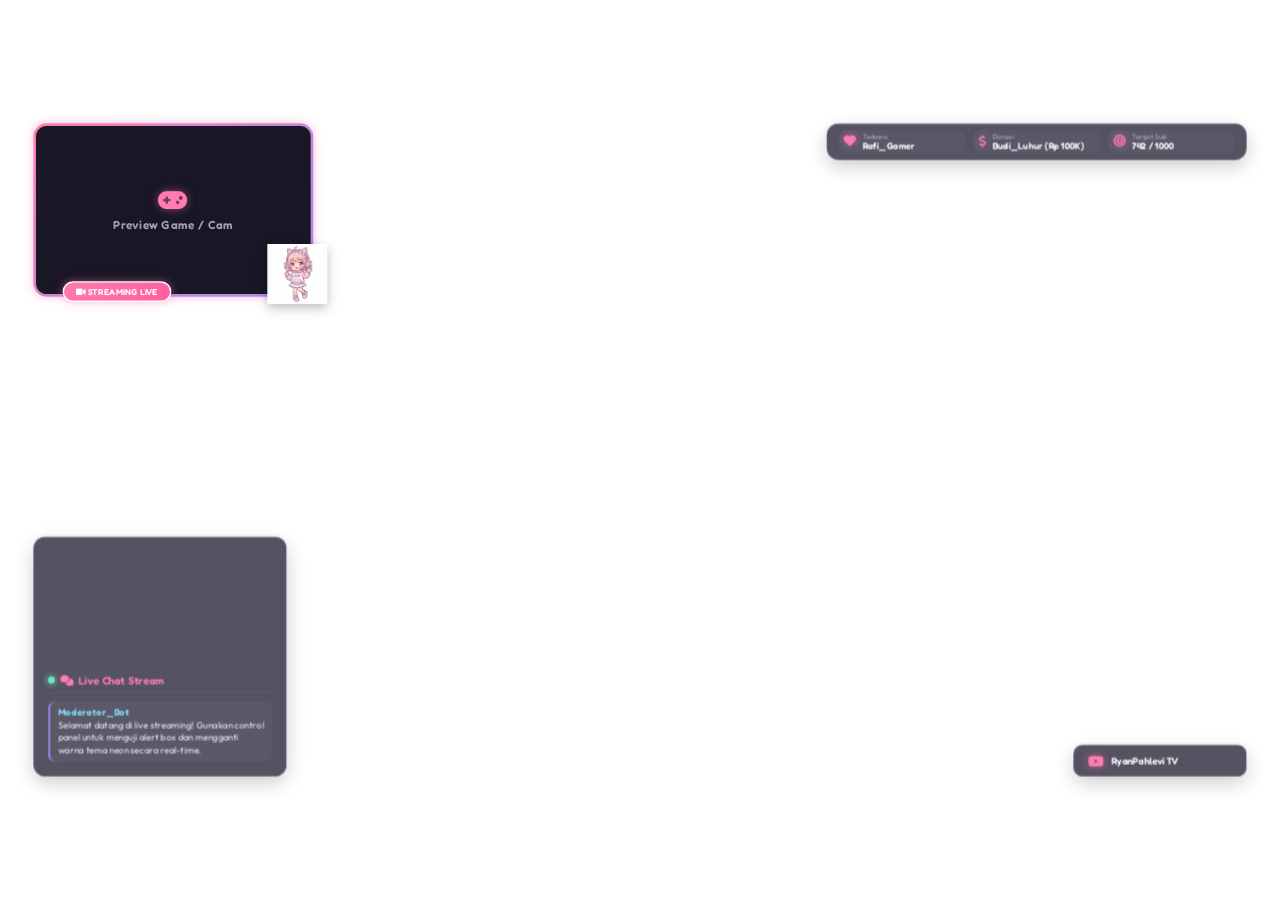
<file: index.html>
<!DOCTYPE html>
<html lang="id">
<head>
    <meta charset="UTF-8">
    <meta name="viewport" content="width=device-width, initial-scale=1.0">
    <title>Stream Overlay Canvas</title>
    <!-- FontAwesome for Gaming & Social Icons -->
    <link rel="stylesheet" href="https://cdnjs.cloudflare.com/ajax/libs/font-awesome/6.4.0/css/all.min.css">
    <link rel="stylesheet" href="style.css">
</head>
<body>

    <!-- 1920x1080 Full HD Streaming Overlay Canvas -->
    <div class="overlay-canvas">
        
        <!-- 1. Webcam Frame (Positioned Top Left) -->
        <div class="webcam-container">
            <div class="webcam-inner">
                <!-- Visual feedback when testing in normal browsers -->
                <div class="webcam-placeholder">
                    <i class="fa-solid fa-gamepad"></i>
                    <span>Preview Game / Cam</span>
                </div>
                <!-- Label that updates dynamically from control panel -->
                <div class="webcam-label" id="webcamLabel">
                    <i class="fa-solid fa-video"></i> STREAMING LIVE
                </div>
                <!-- Cute 2D Anime Chibi Mascot -->
                <div class="anime-mascot"></div>
            </div>
        </div>

        <!-- 2. Alert Notification Box (Centered at Top, slides down on trigger) -->
        <div class="alert-box glass-panel" id="alertBox">
            <i class="fa-solid fa-star alert-icon" id="alertIcon"></i>
            <div class="alert-content">
                <div class="alert-title" id="alertTitle">Pemberitahuan</div>
                <div class="alert-message" id="alertMessage">Menunggu aktivitas baru...</div>
            </div>
        </div>

        <!-- 3. Stream Status/Stats Bar (Positioned Top Right) -->
        <div class="stats-bar glass-panel">
            <!-- Latest Subscriber -->
            <div class="stat-item">
                <i class="fa-solid fa-heart stat-icon"></i>
                <div class="stat-details">
                    <span class="stat-label">Terbaru</span>
                    <span class="stat-value" id="subValue">Rafi_Gamer</span>
                </div>
            </div>
            <!-- Top Donation -->
            <div class="stat-item">
                <i class="fa-solid fa-dollar-sign stat-icon"></i>
                <div class="stat-details">
                    <span class="stat-label">Donasi</span>
                    <span class="stat-value" id="donationValue">Budi_Luhur (Rp 100K)</span>
                </div>
            </div>
            <!-- Sub Goal Progress -->
            <div class="stat-item">
                <i class="fa-solid fa-bullseye stat-icon"></i>
                <div class="stat-details">
                    <span class="stat-label">Target Sub</span>
                    <span class="stat-value" id="goalValue">742 / 1000</span>
                </div>
            </div>
        </div>

        <!-- 4. Glassmorphic Chatbox (Positioned Bottom Left) -->
        <div class="chatbox-container glass-panel">
            <div class="chatbox-header">
                <div class="chat-dot"></div>
                <i class="fa-solid fa-comments"></i> Live Chat Stream
            </div>
            <div class="chat-messages" id="chatMessages">
                <!-- Dynamically populated or simulated chats appear here -->
                <div class="chat-item">
                    <span class="chat-username user-color-2">Moderator_Bot</span>
                    <span class="chat-message">Selamat datang di live streaming! Gunakan control panel untuk menguji alert box dan mengganti warna tema neon secara real-time.</span>
                </div>
            </div>
        </div>

        <!-- 5. Rotating Social Media handles (Positioned Bottom Right) -->
        <div class="social-rotator glass-panel">
            <!-- Youtube Slide -->
            <div class="social-slide active">
                <i class="fa-brands fa-youtube social-icon"></i>
                <span class="social-handle" id="ytHandle">RyanPahlevi TV</span>
            </div>
            <!-- Instagram Slide -->
            <div class="social-slide">
                <i class="fa-brands fa-instagram social-icon"></i>
                <span class="social-handle" id="igHandle">@ryan_pahlevi</span>
            </div>
            <!-- TikTok Slide -->
            <div class="social-slide">
                <i class="fa-brands fa-tiktok social-icon"></i>
                <span class="social-handle">@ryan_pahlevi.stream</span>
            </div>
        </div>

    </div>

    <!-- Real-time Synchronization Script -->
    <script src="script.js"></script>
</body>
</html>
</file>
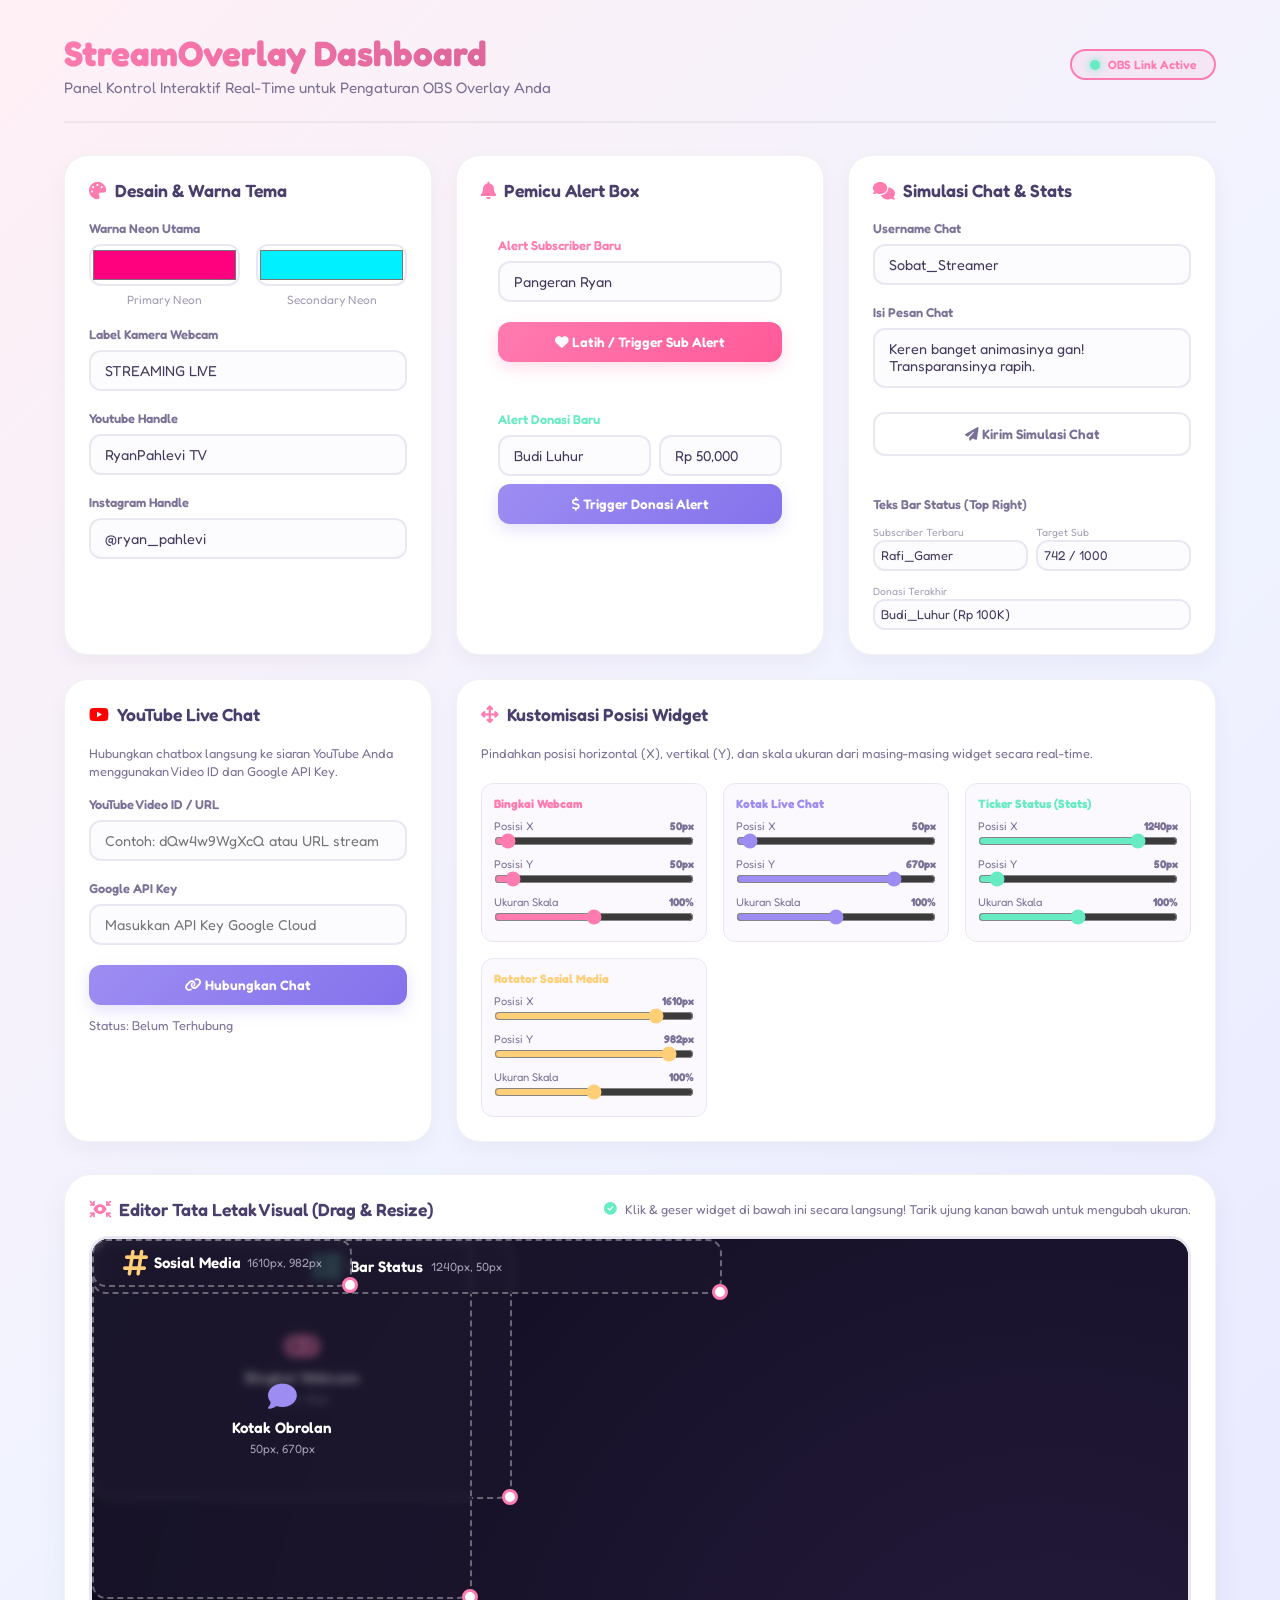
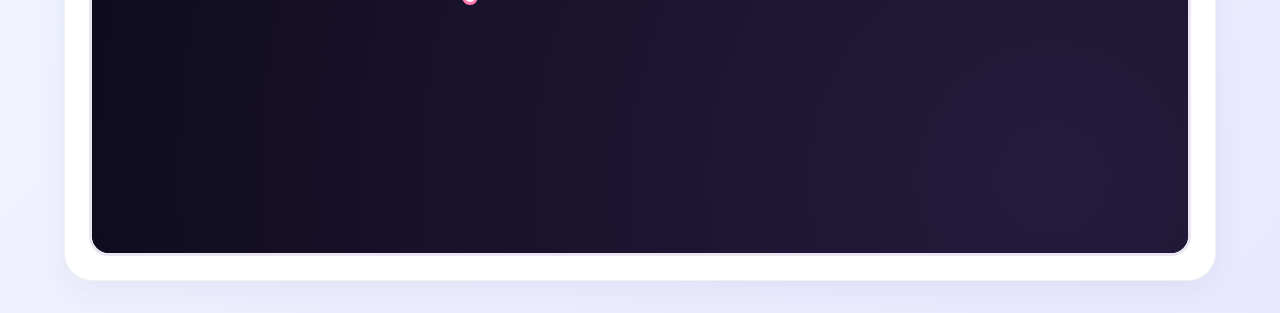
<file: control.html>
<!DOCTYPE html>
<html lang="id">
<head>
    <meta charset="UTF-8">
    <meta name="viewport" content="width=device-width, initial-scale=1.0">
    <title>Stream Overlay Control Panel</title>
    <!-- FontAwesome Icons -->
    <link rel="stylesheet" href="https://cdnjs.cloudflare.com/ajax/libs/font-awesome/6.4.0/css/all.min.css">
    <link rel="stylesheet" href="style.css">
</head>
<body class="control-page">

    <div class="dashboard-container">
        
        <!-- Header -->
        <header class="dashboard-header">
            <div class="dashboard-title">
                <h1>StreamOverlay Dashboard</h1>
                <p>Panel Kontrol Interaktif Real-Time untuk Pengaturan OBS Overlay Anda</p>
            </div>
            <!-- Status indicator -->
            <div class="status-badge">
                <div class="chat-dot"></div>
                OBS Link Active
            </div>
        </header>

        <!-- Main Configuration Panels (3-Column Layout) -->
        <div class="grid-3">
            
            <!-- Panel 1: Theme & Identity Settings -->
            <div class="panel-card glass-panel">
                <h2 class="panel-card-title">
                    <i class="fa-solid fa-palette"></i> Desain & Warna Tema
                </h2>
                
                <div class="form-group">
                    <label class="form-label">Warna Neon Utama</label>
                    <div class="color-pickers">
                        <div class="color-picker-wrapper">
                            <input type="color" id="primaryColor" class="color-picker-input" value="#ff007f">
                            <span style="font-size: 0.75rem; text-align: center; color: var(--color-text-muted);">Primary Neon</span>
                        </div>
                        <div class="color-picker-wrapper">
                            <input type="color" id="secondaryColor" class="color-picker-input" value="#00f0ff">
                            <span style="font-size: 0.75rem; text-align: center; color: var(--color-text-muted);">Secondary Neon</span>
                        </div>
                    </div>
                </div>

                <form id="labelsForm" onsubmit="event.preventDefault();">
                    <div class="form-group">
                        <label class="form-label" for="webcamText">Label Kamera Webcam</label>
                        <input type="text" id="webcamText" class="form-input" value="STREAMING LIVE">
                    </div>
                    <div class="form-group">
                        <label class="form-label" for="ytHandleInput">Youtube Handle</label>
                        <input type="text" id="ytHandleInput" class="form-input" value="RyanPahlevi TV">
                    </div>
                    <div class="form-group">
                        <label class="form-label" for="igHandleInput">Instagram Handle</label>
                        <input type="text" id="igHandleInput" class="form-input" value="@ryan_pahlevi">
                    </div>
                </form>
            </div>

            <!-- Panel 2: Live Alert Box Trigger -->
            <div class="panel-card glass-panel">
                <h2 class="panel-card-title">
                    <i class="fa-solid fa-bell"></i> Pemicu Alert Box
                </h2>
                
                <!-- Subscriber Alert trigger -->
                <div style="background: rgba(255,255,255,0.02); padding: 1rem; border-radius: 6px; border: 1px solid var(--border-color); margin-bottom: 1rem;">
                    <span class="form-label" style="color: var(--color-primary);">Alert Subscriber Baru</span>
                    <div class="form-group">
                        <input type="text" id="alertSubUser" class="form-input" placeholder="Nama Subscriber..." value="Pangeran Ryan">
                    </div>
                    <button id="btnTriggerSub" class="btn">
                        <i class="fa-solid fa-heart"></i> Latih / Trigger Sub Alert
                    </button>
                </div>

                <!-- Donation Alert trigger -->
                <div style="background: rgba(255,255,255,0.02); padding: 1rem; border-radius: 6px; border: 1px solid var(--border-color);">
                    <span class="form-label" style="color: var(--color-success);">Alert Donasi Baru</span>
                    <div class="form-group" style="display: flex; gap: 0.5rem; margin-bottom: 0.5rem;">
                        <input type="text" id="alertDonUser" class="form-input" placeholder="Nama Donatur..." value="Budi Luhur" style="flex: 2;">
                        <input type="text" id="alertDonAmount" class="form-input" placeholder="Jumlah..." value="Rp 50,000" style="flex: 1.5;">
                    </div>
                    <button id="btnTriggerDonation" class="btn btn-secondary">
                        <i class="fa-solid fa-dollar-sign"></i> Trigger Donasi Alert
                    </button>
                </div>
            </div>

            <!-- Panel 3: Live Chat Simulator & Stats Bar Label -->
            <div class="panel-card glass-panel" style="display: flex; flex-direction: column; justify-content: space-between;">
                <div>
                    <h2 class="panel-card-title">
                        <i class="fa-solid fa-comments"></i> Simulasi Chat & Stats
                    </h2>
                    
                    <!-- Simulates incoming chat -->
                    <div class="form-group">
                        <label class="form-label">Username Chat</label>
                        <input type="text" id="chatUser" class="form-input" value="Sobat_Streamer">
                    </div>
                    <div class="form-group">
                        <label class="form-label">Isi Pesan Chat</label>
                        <textarea id="chatMsg" class="form-input" placeholder="Tulis sesuatu di sini..." style="resize: none; height: 60px;">Keren banget animasinya gan! Transparansinya rapih.</textarea>
                    </div>
                    <button id="btnSendChat" class="btn btn-outline" style="margin-bottom: 1.5rem;">
                        <i class="fa-solid fa-paper-plane"></i> Kirim Simulasi Chat
                    </button>
                </div>

                <!-- Stats Bar label editor -->
                <div style="border-top: 1px solid var(--border-color); padding-top: 1rem;">
                    <span class="form-label">Teks Bar Status (Top Right)</span>
                    <div style="display: grid; grid-template-columns: 1fr 1fr; gap: 0.5rem; margin-top: 0.5rem;">
                        <div>
                            <span style="font-size: 0.65rem; color: var(--color-text-muted);">Subscriber Terbaru</span>
                            <input type="text" id="subText" class="form-input" value="Rafi_Gamer" style="padding: 6px; font-size: 0.8rem;">
                        </div>
                        <div>
                            <span style="font-size: 0.65rem; color: var(--color-text-muted);">Target Sub</span>
                            <input type="text" id="goalText" class="form-input" value="742 / 1000" style="padding: 6px; font-size: 0.8rem;">
                        </div>
                    </div>
                    <div style="margin-top: 0.5rem;">
                        <span style="font-size: 0.65rem; color: var(--color-text-muted);">Donasi Terakhir</span>
                        <input type="text" id="donationText" class="form-input" value="Budi_Luhur (Rp 100K)" style="padding: 6px; font-size: 0.8rem;">
                    </div>
                </div>
            </div>

        </div>

        <!-- Row 2: YouTube Integration & Layout Position Customizer -->
        <div class="grid-3" style="margin-top: 1.5rem;">
            
            <!-- Card 1: YouTube Live Chat Integration -->
            <div class="panel-card glass-panel">
                <h2 class="panel-card-title">
                    <i class="fa-brands fa-youtube" style="color: #ff0000;"></i> YouTube Live Chat
                </h2>
                <p style="font-size: 0.8rem; color: #7b7095; margin-bottom: 1rem; line-height: 1.4;">
                    Hubungkan chatbox langsung ke siaran YouTube Anda menggunakan Video ID dan Google API Key.
                </p>
                <div class="form-group">
                    <label class="form-label" for="ytVideoId">YouTube Video ID / URL</label>
                    <input type="text" id="ytVideoId" class="form-input" placeholder="Contoh: dQw4w9WgXcQ atau URL stream">
                </div>
                <div class="form-group">
                    <label class="form-label" for="ytApiKey">Google API Key</label>
                    <input type="password" id="ytApiKey" class="form-input" placeholder="Masukkan API Key Google Cloud">
                </div>
                <div style="display: flex; gap: 0.5rem; align-items: center;">
                    <button id="btnConnectYT" class="btn btn-secondary" style="flex: 2;">
                        <i class="fa-solid fa-link"></i> Hubungkan Chat
                    </button>
                    <button id="btnDisconnectYT" class="btn btn-outline" style="flex: 1; display: none;">
                        Putus
                    </button>
                </div>
                <div id="ytConnectionStatus" style="margin-top: 0.85rem; font-size: 0.8rem; color: #7b7095; display: flex; align-items: center; gap: 0.5rem;">
                    <i class="fa-solid fa-circle-notch fa-spin" style="display: none;" id="ytLoadingSpinner"></i>
                    <span id="ytStatusText">Status: Belum Terhubung</span>
                </div>
            </div>

            <!-- Card 2: Kustomisasi Tata Letak Widget -->
            <div class="panel-card glass-panel" style="grid-column: span 2;">
                <h2 class="panel-card-title">
                    <i class="fa-solid fa-arrows-up-down-left-right"></i> Kustomisasi Posisi Widget
                </h2>
                <p style="font-size: 0.8rem; color: #7b7095; margin-bottom: 1.25rem; line-height: 1.4;">
                    Pindahkan posisi horizontal (X), vertikal (Y), dan skala ukuran dari masing-masing widget secara real-time.
                </p>
                <div style="display: grid; grid-template-columns: repeat(auto-fit, minmax(210px, 1fr)); gap: 1rem;">
                    
                    <!-- Webcam Layout -->
                    <div style="background: #fbf9fe; padding: 0.75rem; border-radius: 12px; border: 1px solid #eae7f2;">
                        <span class="form-label" style="color: var(--color-primary); font-weight: 700; font-size: 0.75rem;">Bingkai Webcam</span>
                        <div style="margin-top: 0.5rem;">
                            <span style="font-size: 0.7rem; color: #7c7297; display: flex; justify-content: space-between;">
                                <span>Posisi X</span>
                                <b><span id="val_webcam_x">50</span>px</b>
                            </span>
                            <input type="range" id="slider_webcam_x" min="0" max="1500" value="50" style="width:100%; accent-color: var(--color-primary);">
                        </div>
                        <div style="margin-top: 0.25rem;">
                            <span style="font-size: 0.7rem; color: #7c7297; display: flex; justify-content: space-between;">
                                <span>Posisi Y</span>
                                <b><span id="val_webcam_y">50</span>px</b>
                            </span>
                            <input type="range" id="slider_webcam_y" min="0" max="820" value="50" style="width:100%; accent-color: var(--color-primary);">
                        </div>
                        <div style="margin-top: 0.25rem;">
                            <span style="font-size: 0.7rem; color: #7c7297; display: flex; justify-content: space-between;">
                                <span>Ukuran Skala</span>
                                <b><span id="val_webcam_s">100</span>%</b>
                            </span>
                            <input type="range" id="slider_webcam_s" min="50" max="150" value="100" style="width:100%; accent-color: var(--color-primary);">
                        </div>
                    </div>

                    <!-- Chatbox Layout -->
                    <div style="background: #fbf9fe; padding: 0.75rem; border-radius: 12px; border: 1px solid #eae7f2;">
                        <span class="form-label" style="color: var(--color-secondary); font-weight: 700; font-size: 0.75rem;">Kotak Live Chat</span>
                        <div style="margin-top: 0.5rem;">
                            <span style="font-size: 0.7rem; color: #7c7297; display: flex; justify-content: space-between;">
                                <span>Posisi X</span>
                                <b><span id="val_chatbox_x">50</span>px</b>
                            </span>
                            <input type="range" id="slider_chatbox_x" min="0" max="1500" value="50" style="width:100%; accent-color: var(--color-secondary);">
                        </div>
                        <div style="margin-top: 0.25rem;">
                            <span style="font-size: 0.7rem; color: #7c7297; display: flex; justify-content: space-between;">
                                <span>Posisi Y</span>
                                <b><span id="val_chatbox_y">670</span>px</b>
                            </span>
                            <input type="range" id="slider_chatbox_y" min="0" max="820" value="670" style="width:100%; accent-color: var(--color-secondary);">
                        </div>
                        <div style="margin-top: 0.25rem;">
                            <span style="font-size: 0.7rem; color: #7c7297; display: flex; justify-content: space-between;">
                                <span>Ukuran Skala</span>
                                <b><span id="val_chatbox_s">100</span>%</b>
                            </span>
                            <input type="range" id="slider_chatbox_s" min="50" max="150" value="100" style="width:100%; accent-color: var(--color-secondary);">
                        </div>
                    </div>

                    <!-- Stats Bar Layout -->
                    <div style="background: #fbf9fe; padding: 0.75rem; border-radius: 12px; border: 1px solid #eae7f2;">
                        <span class="form-label" style="color: var(--color-success); font-weight: 700; font-size: 0.75rem;">Ticker Status (Stats)</span>
                        <div style="margin-top: 0.5rem;">
                            <span style="font-size: 0.7rem; color: #7c7297; display: flex; justify-content: space-between;">
                                <span>Posisi X</span>
                                <b><span id="val_stats_x">1240</span>px</b>
                            </span>
                            <input type="range" id="slider_stats_x" min="0" max="1500" value="1240" style="width:100%; accent-color: var(--color-success);">
                        </div>
                        <div style="margin-top: 0.25rem;">
                            <span style="font-size: 0.7rem; color: #7c7297; display: flex; justify-content: space-between;">
                                <span>Posisi Y</span>
                                <b><span id="val_stats_y">50</span>px</b>
                            </span>
                            <input type="range" id="slider_stats_y" min="0" max="820" value="50" style="width:100%; accent-color: var(--color-success);">
                        </div>
                        <div style="margin-top: 0.25rem;">
                            <span style="font-size: 0.7rem; color: #7c7297; display: flex; justify-content: space-between;">
                                <span>Ukuran Skala</span>
                                <b><span id="val_stats_s">100</span>%</b>
                            </span>
                            <input type="range" id="slider_stats_s" min="50" max="150" value="100" style="width:100%; accent-color: var(--color-success);">
                        </div>
                    </div>

                    <!-- Social Rotator Layout -->
                    <div style="background: #fbf9fe; padding: 0.75rem; border-radius: 12px; border: 1px solid #eae7f2;">
                        <span class="form-label" style="color: var(--color-warning); font-weight: 700; font-size: 0.75rem;">Rotator Sosial Media</span>
                        <div style="margin-top: 0.5rem;">
                            <span style="font-size: 0.7rem; color: #7c7297; display: flex; justify-content: space-between;">
                                <span>Posisi X</span>
                                <b><span id="val_social_x">1610</span>px</b>
                            </span>
                            <input type="range" id="slider_social_x" min="0" max="1920" value="1610" style="width:100%; accent-color: var(--color-warning);">
                        </div>
                        <div style="margin-top: 0.25rem;">
                            <span style="font-size: 0.7rem; color: #7c7297; display: flex; justify-content: space-between;">
                                <span>Posisi Y</span>
                                <b><span id="val_social_y">982</span>px</b>
                            </span>
                            <input type="range" id="slider_social_y" min="0" max="1080" value="982" style="width:100%; accent-color: var(--color-warning);">
                        </div>
                        <div style="margin-top: 0.25rem;">
                            <span style="font-size: 0.7rem; color: #7c7297; display: flex; justify-content: space-between;">
                                <span>Ukuran Skala</span>
                                <b><span id="val_social_s">100</span>%</b>
                            </span>
                            <input type="range" id="slider_social_s" min="50" max="150" value="100" style="width:100%; accent-color: var(--color-warning);">
                        </div>
                    </div>

                </div>
            </div>

        </div>

        <!-- Interactive Live Preview Frame (WOW factor for potential buyers) -->
        <div class="preview-pane-wrapper glass-panel">
            <div class="preview-header">
                <h2 class="panel-card-title" style="margin-bottom: 0;">
                    <i class="fa-solid fa-arrows-to-eye"></i> Editor Tata Letak Visual (Drag & Resize)
                </h2>
                <div class="preview-status">
                    <i class="fa-solid fa-circle-check" style="color: var(--color-success);"></i>
                    <span>Klik & geser widget di bawah ini secara langsung! Tarik ujung kanan bawah untuk mengubah ukuran.</span>
                </div>
            </div>
            
            <div class="editor-canvas-container" id="editorCanvasContainer">
                <div class="editor-canvas-bg"></div>
                
                <!-- 1. Webcam Widget Block -->
                <div class="editor-widget-wrapper" id="widget_webcam" style="width: 420px; height: 260px;">
                    <div class="editor-widget-label" style="background: var(--color-primary);"><i class="fa-solid fa-video"></i> Kamera / Webcam</div>
                    <div class="editor-widget-content">
                        <i class="fa-solid fa-gamepad" style="color: var(--color-primary);"></i>
                        <span style="font-size: 0.95rem; font-weight: 600;">Bingkai Webcam</span>
                        <span style="font-size: 0.75rem; color: #a39cb5; margin-top: 4px;" id="widget_webcam_coords">50px, 50px</span>
                    </div>
                    <div class="editor-widget-resize-handle"></div>
                </div>

                <!-- 2. Chatbox Widget Block -->
                <div class="editor-widget-wrapper" id="widget_chatbox" style="width: 380px; height: 360px;">
                    <div class="editor-widget-label" style="background: var(--color-secondary);"><i class="fa-solid fa-comments"></i> Live Chatbox</div>
                    <div class="editor-widget-content">
                        <i class="fa-solid fa-comment" style="color: var(--color-secondary);"></i>
                        <span style="font-size: 0.95rem; font-weight: 600;">Kotak Obrolan</span>
                        <span style="font-size: 0.75rem; color: #a39cb5; margin-top: 4px;" id="widget_chatbox_coords">50px, 670px</span>
                    </div>
                    <div class="editor-widget-resize-handle"></div>
                </div>

                <!-- 3. Stats Bar Widget Block -->
                <div class="editor-widget-wrapper" id="widget_stats" style="width: 630px; height: 55px;">
                    <div class="editor-widget-label" style="background: var(--color-success);"><i class="fa-solid fa-chart-line"></i> Ticker Stats</div>
                    <div class="editor-widget-content" style="flex-direction: row; gap: 8px;">
                        <i class="fa-solid fa-list" style="color: var(--color-success); margin-bottom: 0;"></i>
                        <span style="font-size: 0.95rem; font-weight: 600;">Bar Status</span>
                        <span style="font-size: 0.75rem; color: #a39cb5;" id="widget_stats_coords">1240px, 50px</span>
                    </div>
                    <div class="editor-widget-resize-handle"></div>
                </div>

                <!-- 4. Social Rotator Widget Block -->
                <div class="editor-widget-wrapper" id="widget_social" style="width: 260px; height: 48px;">
                    <div class="editor-widget-label" style="background: var(--color-warning); color: #43395c;"><i class="fa-solid fa-share-nodes"></i> Sosial Rotator</div>
                    <div class="editor-widget-content" style="flex-direction: row; gap: 6px;">
                        <i class="fa-solid fa-hashtag" style="color: var(--color-warning); margin-bottom: 0;"></i>
                        <span style="font-size: 0.95rem; font-weight: 600;">Sosial Media</span>
                        <span style="font-size: 0.75rem; color: #a39cb5;" id="widget_social_coords">1610px, 982px</span>
                    </div>
                    <div class="editor-widget-resize-handle"></div>
                </div>
            </div>
        </div>

    </div>

    <!-- Sync logic scripts -->
    <script src="script.js"></script>
</body>
</html>
</file>
<file: style.css>
/* Import Google Fonts (Fredoka for cute rounded look & Outfit for clean body text) */
@import url('https://fonts.googleapis.com/css2?family=Fredoka:wght@300;400;500;600;700&family=Outfit:wght@300;400;500;600;700&display=swap');

:root {
    /* Theme color variables - Kawaii/Anime Pastel palette */
    --bg-dark: #120f1d;
    --bg-card: rgba(29, 24, 46, 0.75);
    --border-color: rgba(255, 255, 255, 0.08);
    
    --color-primary: #ff7bb0;     /* Sakura Pink */
    --color-secondary: #9d8df2;   /* Kawaii Lavender */
    --color-success: #67ebc3;     /* Mint Green */
    --color-warning: #ffcf78;     /* Honey Yellow */
    --color-text: #ffffff;
    --color-text-muted: #a39cb5;
    
    /* Soft pastel glow effects */
    --glow-primary: 0 0 12px rgba(255, 123, 176, 0.4);
    --glow-secondary: 0 0 12px rgba(157, 141, 242, 0.4);
    --glow-card: 0 10px 30px rgba(0, 0, 0, 0.2);
}

* {
    margin: 0;
    padding: 0;
    box-sizing: border-box;
}

body {
    font-family: 'Fredoka', sans-serif;
    color: var(--color-text);
    overflow: hidden;
    background: transparent; /* Transparent for OBS Studio */
}

/* ==========================================================================
   CONTROL PANEL LIGHT MODE - KAWAII PASTEL THEME
   ========================================================================== */
body.control-page {
    background: linear-gradient(135deg, #fff0f5 0%, #f0f3ff 50%, #e8e8ff 100%);
    overflow-y: auto;
    min-height: 100vh;
    color: #43395c;
}

body.control-page :root {
    --border-color: rgba(0, 0, 0, 0.06);
}

/* ==========================================================================
   STREAM OVERLAY CANVAS (1920x1080)
   ========================================================================== */
.overlay-canvas {
    width: 1920px;
    height: 1080px;
    position: relative;
    background: transparent;
}

/* Kawaii Glassmorphism panel base */
.glass-panel {
    background: var(--bg-card);
    border: 2px solid rgba(255, 255, 255, 0.05);
    backdrop-filter: blur(10px);
    -webkit-backdrop-filter: blur(10px);
    border-radius: 18px;
    box-shadow: var(--glow-card);
}

/* ==========================================================================
   WEBCAM BORDER WITH MASCOT IN CLOUD-FRAME
   ========================================================================== */
.webcam-container {
    position: absolute;
    top: 50px;
    left: 50px;
    width: 420px;
    height: 260px;
    border-radius: 20px;
    padding: 4px;
    background: linear-gradient(135deg, var(--color-primary), var(--color-secondary));
    box-shadow: var(--glow-primary);
}

.webcam-inner {
    width: 100%;
    height: 100%;
    background: #191626;
    border-radius: 16px;
    position: relative;
    display: flex;
    align-items: center;
    justify-content: center;
}

/* 2D Anime Chibi Mascot positioning */
.anime-mascot {
    position: absolute;
    width: 90px;
    height: 90px;
    bottom: -15px;
    right: -25px;
    background: url('mascot.png') no-repeat center center/contain;
    z-index: 10;
    animation: floatMascot 4s ease-in-out infinite alternate;
    filter: drop-shadow(0 6px 8px rgba(0, 0, 0, 0.25));
}

.webcam-placeholder {
    font-family: 'Fredoka', sans-serif;
    font-weight: 600;
    letter-spacing: 1px;
    color: var(--color-text-muted);
    font-size: 1.1rem;
    display: flex;
    flex-direction: column;
    align-items: center;
    gap: 0.5rem;
}

.webcam-placeholder i {
    font-size: 2.2rem;
    color: var(--color-primary);
    text-shadow: var(--glow-primary);
}

.webcam-label {
    position: absolute;
    bottom: -12px;
    left: 40px;
    background: linear-gradient(135deg, var(--color-primary), #ff5d9e);
    box-shadow: var(--glow-primary);
    padding: 6px 18px;
    border-radius: 30px;
    font-size: 0.8rem;
    font-weight: 600;
    letter-spacing: 0.5px;
    white-space: nowrap;
    border: 2px solid #fff;
}

/* ==========================================================================
   STREAM ALERTS (Cute speech-bubble-like banner)
   ========================================================================== */
.alert-box {
    position: absolute;
    top: 50px;
    left: 50%;
    transform: translateX(-50%) translateY(-180px);
    width: 520px;
    height: 100px;
    display: flex;
    align-items: center;
    padding: 16px 28px;
    gap: 1.25rem;
    border: 3px solid var(--color-primary);
    border-radius: 24px;
    box-shadow: 0 15px 35px rgba(0, 0, 0, 0.4);
    transition: transform 0.6s cubic-bezier(0.175, 0.885, 0.32, 1.275), opacity 0.4s ease;
    opacity: 0;
    pointer-events: none;
    z-index: 100;
    background: #1d182e;
}

.alert-box.active {
    transform: translateX(-50%) translateY(0);
    opacity: 1;
}

.alert-icon {
    font-size: 2.4rem;
    color: var(--color-primary);
    text-shadow: var(--glow-primary);
    animation: heartBeat 1.2s infinite;
}

.alert-content {
    display: flex;
    flex-direction: column;
    justify-content: center;
}

.alert-title {
    font-family: 'Fredoka', sans-serif;
    font-weight: 700;
    font-size: 1.3rem;
    color: var(--color-primary);
    letter-spacing: 0.5px;
}

.alert-message {
    font-size: 0.95rem;
    color: #fff;
    font-weight: 500;
    margin-top: 2px;
}

/* ==========================================================================
   CHATBOX WIDGET (Soft dialog bubble messages)
   ========================================================================== */
.chatbox-container {
    position: absolute;
    top: 670px;
    left: 50px;
    width: 380px;
    height: 360px;
    padding: 1.25rem;
    display: flex;
    flex-direction: column;
    justify-content: flex-end;
    overflow: hidden;
}

.chatbox-header {
    font-family: 'Fredoka', sans-serif;
    font-weight: 600;
    font-size: 1rem;
    color: var(--color-primary);
    margin-bottom: 0.75rem;
    padding-bottom: 0.5rem;
    border-bottom: 2px solid rgba(255, 255, 255, 0.05);
    display: flex;
    align-items: center;
    gap: 0.5rem;
}

.chat-dot {
    width: 10px;
    height: 10px;
    border-radius: 50%;
    background: var(--color-success);
    box-shadow: 0 0 10px var(--color-success);
    animation: blink 1s infinite alternate;
}

.chat-messages {
    display: flex;
    flex-direction: column;
    gap: 0.75rem;
    overflow: hidden;
}

.chat-item {
    display: flex;
    flex-direction: column;
    gap: 2px;
    animation: slideUp 0.3s cubic-bezier(0.175, 0.885, 0.32, 1.15) forwards;
    background: rgba(255, 255, 255, 0.04);
    padding: 8px 12px;
    border-radius: 12px;
    border-left: 3px solid var(--color-secondary);
}

.chat-username {
    font-family: 'Fredoka', sans-serif;
    font-weight: 600;
    font-size: 0.85rem;
    letter-spacing: 0.5px;
}

.chat-message {
    font-family: 'Outfit', sans-serif;
    font-size: 0.85rem;
    line-height: 1.4;
    color: #efebf5;
    word-break: break-word;
}

/* Colors for chat usernames */
.user-color-1 { color: #ff85a1; }
.user-color-2 { color: #85e3ff; }
.user-color-3 { color: #85ffc7; }
.user-color-4 { color: #ffe685; }
.user-color-5 { color: #c485ff; }

/* ==========================================================================
   SUPPORT TICKER (Stat pills)
   ========================================================================== */
.stats-bar {
    position: absolute;
    top: 50px;
    left: 1240px;
    width: 630px;
    height: 55px;
    display: grid;
    grid-template-columns: repeat(3, 1fr);
    align-items: center;
    padding: 0 1rem;
    gap: 0.75rem;
}

.stat-item {
    display: flex;
    align-items: center;
    gap: 0.6rem;
    height: 35px;
    padding: 0 8px;
    background: rgba(255, 255, 255, 0.03);
    border-radius: 12px;
}

.stat-icon {
    font-size: 1.15rem;
    color: var(--color-primary);
    text-shadow: var(--glow-primary);
}

.stat-details {
    display: flex;
    flex-direction: column;
}

.stat-label {
    font-size: 0.65rem;
    font-weight: 500;
    color: var(--color-text-muted);
}

.stat-value {
    font-size: 0.85rem;
    font-weight: 600;
    white-space: nowrap;
    overflow: hidden;
    text-overflow: ellipsis;
}

/* ==========================================================================
   SOCIAL ROTATOR
   ========================================================================== */
.social-rotator {
    position: absolute;
    top: 982px;
    left: 1610px;
    height: 48px;
    width: 260px;
    display: flex;
    align-items: center;
    justify-content: center;
    padding: 0 1.25rem;
    border-radius: 14px;
}

.social-slide {
    display: none;
    align-items: center;
    gap: 0.75rem;
    width: 100%;
    animation: fadeIn 0.4s ease-out forwards;
}

.social-slide.active {
    display: flex;
}

.social-icon {
    font-size: 1.3rem;
    color: var(--color-primary);
    text-shadow: var(--glow-primary);
}

.social-handle {
    font-size: 0.9rem;
    font-weight: 600;
}

/* ==========================================================================
   KEYFRAME ANIMATIONS
   ========================================================================== */
@keyframes floatMascot {
    0% { transform: translateY(0) rotate(0deg); }
    100% { transform: translateY(-8px) rotate(4deg); }
}

@keyframes pulse {
    0% { transform: scale(1); filter: brightness(1); }
    100% { transform: scale(1.08); filter: brightness(1.1); }
}

@keyframes heartBeat {
    0% { transform: scale(1); }
    14% { transform: scale(1.2); }
    28% { transform: scale(1); }
    42% { transform: scale(1.2); }
    70% { transform: scale(1); }
}

@keyframes blink {
    0% { opacity: 0.4; }
    100% { opacity: 1; }
}

@keyframes slideUp {
    0% { transform: translateY(15px); opacity: 0; }
    100% { transform: translateY(0); opacity: 1; }
}

@keyframes fadeIn {
    0% { opacity: 0; transform: scale(0.97); }
    100% { opacity: 1; transform: scale(1); }
}


/* ==========================================================================
   CONTROL PANEL LIGHT MODE (SPECIFIC CLASSES)
   ========================================================================== */
.dashboard-container {
    max-width: 1200px;
    margin: 2rem auto;
    padding: 0 1.5rem;
}

.dashboard-header {
    display: flex;
    justify-content: space-between;
    align-items: center;
    margin-bottom: 2rem;
    border-bottom: 2px solid rgba(0, 0, 0, 0.05);
    padding-bottom: 1.5rem;
}

.dashboard-title h1 {
    font-weight: 700;
    font-size: 2.2rem;
    background: linear-gradient(135deg, var(--color-primary), #d86297);
    -webkit-background-clip: text;
    -webkit-text-fill-color: transparent;
}

.dashboard-title p {
    color: #7b7095;
    font-size: 0.95rem;
    margin-top: 0.25rem;
}

.status-badge {
    background: rgba(255, 123, 176, 0.1);
    border: 2px solid var(--color-primary);
    padding: 6px 18px;
    border-radius: 30px;
    font-size: 0.75rem;
    font-weight: 600;
    color: var(--color-primary);
    display: flex;
    align-items: center;
    gap: 0.5rem;
}

.grid-3 {
    display: grid;
    grid-template-columns: repeat(auto-fit, minmax(320px, 1fr));
    gap: 1.5rem;
}

.panel-card {
    background: #ffffff;
    border: 1px solid rgba(0, 0, 0, 0.05);
    border-radius: 24px;
    box-shadow: 0 8px 20px rgba(71, 62, 107, 0.05);
    padding: 1.5rem;
}

.panel-card-title {
    font-weight: 600;
    font-size: 1.1rem;
    color: #4a3e6c;
    margin-bottom: 1.25rem;
    display: flex;
    align-items: center;
    gap: 0.5rem;
}

.panel-card-title i {
    color: var(--color-primary);
}

.form-group {
    margin-bottom: 1.25rem;
}

.form-label {
    display: block;
    font-size: 0.8rem;
    font-weight: 600;
    color: #7c7297;
    margin-bottom: 0.5rem;
}

.form-input {
    width: 100%;
    background: #fcfbfe;
    border: 2px solid #eae7f2;
    padding: 10px 14px;
    border-radius: 12px;
    color: #43395c;
    font-family: 'Fredoka', sans-serif;
    font-size: 0.9rem;
    transition: all 0.3s ease;
}

.form-input:focus {
    outline: none;
    border-color: var(--color-primary);
    background: #fff;
    box-shadow: 0 0 10px rgba(255, 123, 176, 0.15);
}

.color-pickers {
    display: flex;
    gap: 1rem;
}

.color-picker-wrapper {
    flex: 1;
    display: flex;
    flex-direction: column;
    gap: 0.4rem;
}

.color-picker-input {
    width: 100%;
    height: 42px;
    border: 2px solid #eae7f2;
    border-radius: 12px;
    background: transparent;
    cursor: pointer;
}

.btn {
    background: linear-gradient(135deg, var(--color-primary), #ff5a98);
    color: #fff;
    border: none;
    padding: 12px 20px;
    border-radius: 12px;
    font-weight: 600;
    cursor: pointer;
    font-size: 0.85rem;
    font-family: 'Fredoka', sans-serif;
    transition: all 0.3s ease;
    width: 100%;
    box-shadow: 0 6px 15px rgba(255, 123, 176, 0.25);
}

.btn:hover {
    transform: translateY(-2px);
    box-shadow: 0 8px 20px rgba(255, 123, 176, 0.4);
}

.btn-secondary {
    background: linear-gradient(135deg, var(--color-secondary), #8472ec);
    box-shadow: 0 6px 15px rgba(157, 141, 242, 0.25);
}

.btn-secondary:hover {
    box-shadow: 0 8px 20px rgba(157, 141, 242, 0.4);
}

.btn-outline {
    background: transparent;
    border: 2px solid #eae7f2;
    color: #7b7095;
    box-shadow: none;
}

.btn-outline:hover {
    background: #eae7f2;
    color: #4a3e6c;
    transform: none;
}

/* Live Preview block for Light Theme */
.preview-pane-wrapper {
    margin-top: 2rem;
    background: #ffffff;
    border: 1px solid rgba(0, 0, 0, 0.05);
    border-radius: 28px;
    box-shadow: 0 10px 30px rgba(71, 62, 107, 0.06);
    padding: 1.5rem;
}

.preview-header {
    display: flex;
    justify-content: space-between;
    align-items: center;
    margin-bottom: 1rem;
}

.preview-status {
    font-size: 0.8rem;
    color: #7b7095;
    display: flex;
    align-items: center;
    gap: 0.5rem;
}

.preview-frame-container {
    width: 100%;
    aspect-ratio: 16/9;
    position: relative;
    border-radius: 20px;
    overflow: hidden;
    border: 3px dashed #eae7f2;
    background: #191626; /* Keeps black canvas representation */
}

/* Visual Editor Canvas & Draggable Widgets */
.editor-canvas-container {
    width: 100%;
    position: relative;
    background: #0d0a1b;
    border-radius: 20px;
    border: 3px solid #eae7f2;
    overflow: hidden;
    aspect-ratio: 16/9;
}

.editor-canvas-bg {
    width: 1920px;
    height: 1080px;
    position: absolute;
    top: 0;
    left: 0;
    transform-origin: top left;
    background: radial-gradient(circle, #251b3d 0%, #0d0a1b 100%);
    pointer-events: none;
}

.editor-widget-wrapper {
    position: absolute;
    border: 2px dashed rgba(255, 255, 255, 0.35);
    border-radius: 14px;
    cursor: move;
    user-select: none;
    z-index: 5;
    background: rgba(29, 24, 46, 0.6);
    backdrop-filter: blur(4px);
    display: flex;
    align-items: center;
    justify-content: center;
}

.editor-widget-wrapper:hover, .editor-widget-wrapper.active {
    border-color: var(--color-primary);
    box-shadow: 0 0 15px rgba(255, 123, 176, 0.4);
    background: rgba(29, 24, 46, 0.85);
}

.editor-widget-content {
    width: 100%;
    height: 100%;
    padding: 10px;
    display: flex;
    flex-direction: column;
    align-items: center;
    justify-content: center;
    text-align: center;
    pointer-events: none;
    color: #fff;
    font-family: 'Fredoka', sans-serif;
}

.editor-widget-content i {
    font-size: 1.8rem;
    margin-bottom: 0.4rem;
    color: var(--color-primary);
}

.editor-widget-label {
    position: absolute;
    top: -24px;
    left: 0;
    background: var(--color-primary);
    color: #fff;
    font-size: 0.7rem;
    padding: 2px 8px;
    border-radius: 6px;
    white-space: nowrap;
    pointer-events: none;
    font-family: 'Fredoka', sans-serif;
    font-weight: 600;
}

.editor-widget-resize-handle {
    width: 16px;
    height: 16px;
    background: #ffffff;
    border: 3px solid var(--color-primary);
    border-radius: 50%;
    position: absolute;
    bottom: -8px;
    right: -8px;
    cursor: se-resize;
    z-index: 10;
}

.editor-widget-resize-handle:hover {
    background: var(--color-primary);
    transform: scale(1.2);
}
</file>
